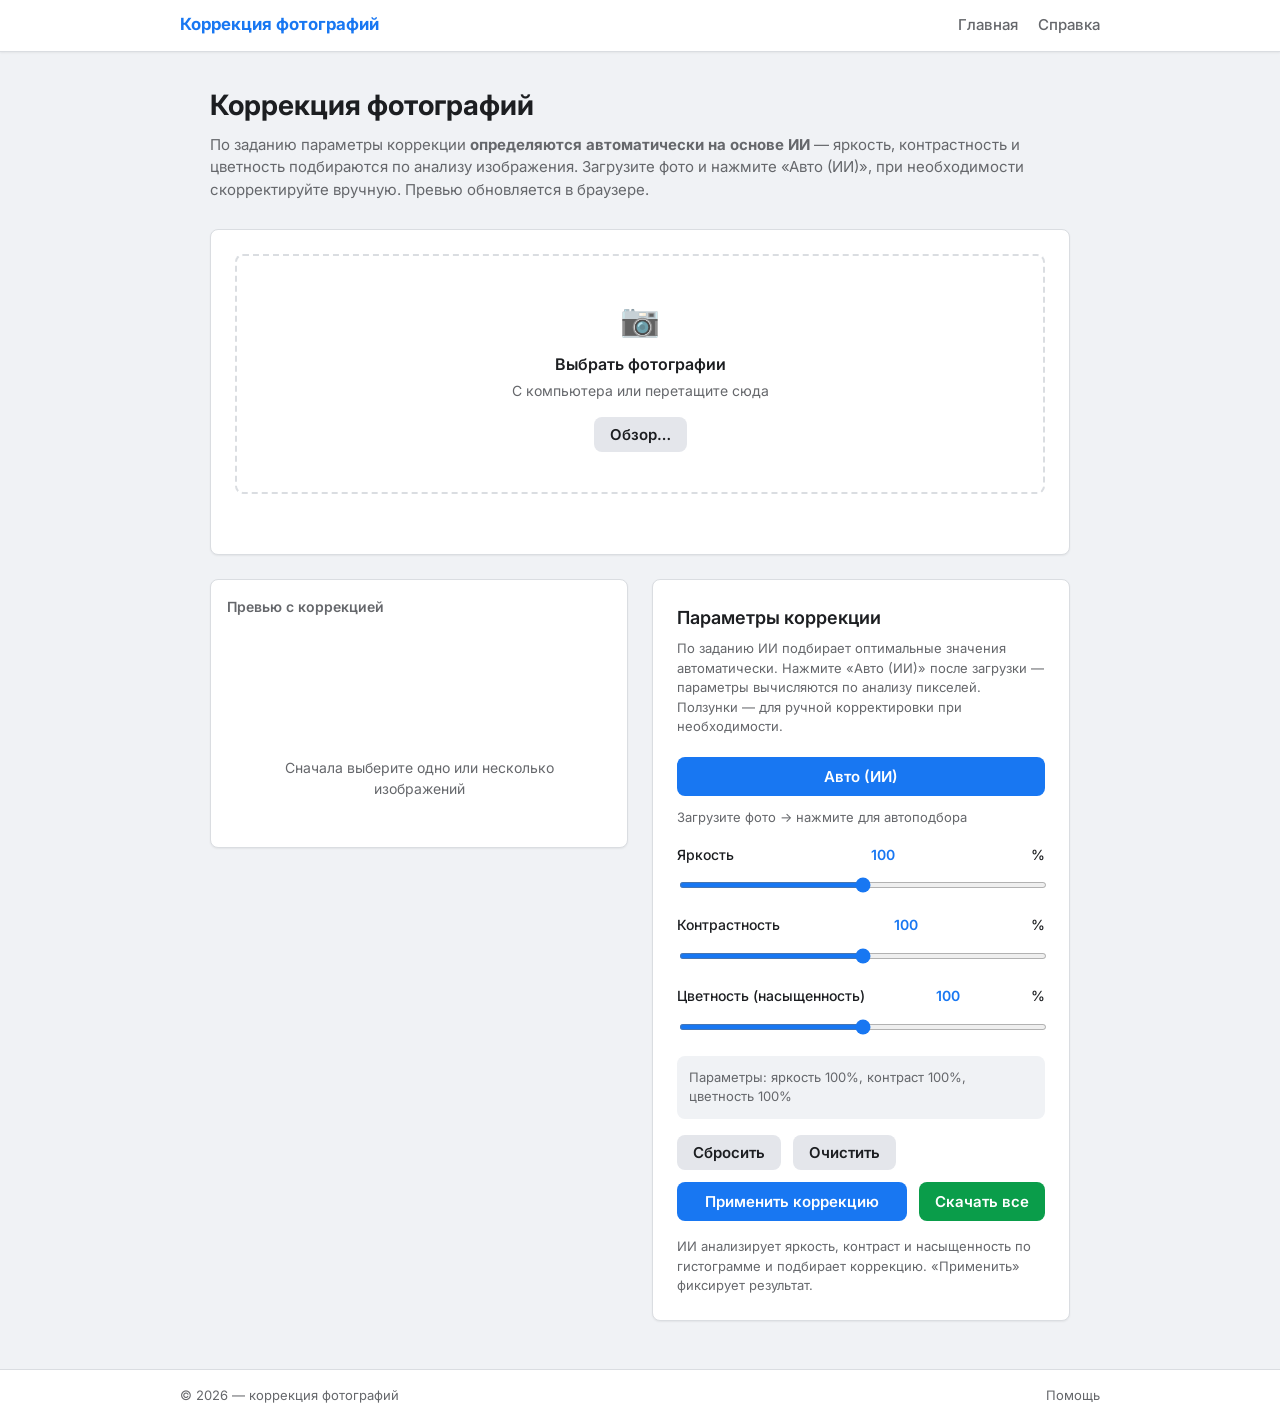
<file: index.html>
<!DOCTYPE html>
<html lang="ru">
<head>
  <meta charset="UTF-8" />
  <meta name="viewport" content="width=device-width, initial-scale=1.0" />
  <meta name="description" content="Коррекция фотографий: яркость, контрастность, цветность. Загрузите снимок и настройте параметры." />
  <title>Коррекция фотографий</title>
  <link rel="preconnect" href="https://fonts.googleapis.com" />
  <link rel="preconnect" href="https://fonts.gstatic.com" crossorigin />
  <link href="https://fonts.googleapis.com/css2?family=Inter:wght@400;500;600;700&display=swap" rel="stylesheet" />
  <link rel="stylesheet" href="styles.css" />
</head>
<body>
  <header class="topbar">
    <div class="wrap topbar-inner">
      <a class="brand" href="index.html">Коррекция фотографий</a>
      <nav class="topnav">
        <a href="index.html">Главная</a>
        <a href="help.html">Справка</a>
      </nav>
    </div>
  </header>

  <main class="main">
    <div class="wrap wrap-wide">
      <h1 class="page-heading">Коррекция фотографий</h1>
      <p class="page-sub">По заданию параметры коррекции <strong>определяются автоматически на основе ИИ</strong> — яркость, контрастность и цветность подбираются по анализу изображения. Загрузите фото и нажмите «Авто (ИИ)», при необходимости скорректируйте вручную. Превью обновляется в браузере.</p>

      <div class="upload-card">
        <div class="dropzone" id="dropzone">
          <input type="file" id="file-input" accept="image/jpeg,image/png,image/webp" multiple hidden />
          <div class="dropzone-icon" aria-hidden="true">📷</div>
          <p class="dropzone-title">Выбрать фотографии</p>
          <p class="dropzone-hint">С компьютера или перетащите сюда</p>
          <button type="button" class="btn btn-secondary" id="btn-browse">Обзор…</button>
        </div>
        <p class="file-name" id="file-name"></p>
      </div>

      <div class="layout-correction">
        <div class="preview-box">
          <p class="preview-label">Превью с коррекцией <span class="photo-count" id="photo-count"></span></p>
          <div class="thumb-grid" id="thumb-grid"></div>
          <p class="preview-placeholder" id="preview-placeholder">Сначала выберите одно или несколько изображений</p>
        </div>

        <section class="params">
          <h2 class="params-title">Параметры коррекции</h2>
          <p class="params-note">По заданию ИИ подбирает оптимальные значения автоматически. Нажмите «Авто (ИИ)» после загрузки — параметры вычисляются по анализу пикселей. Ползунки — для ручной корректировки при необходимости.</p>

          <div class="btn-row btn-row-top">
            <button type="button" class="btn btn-primary" id="btn-auto">Авто (ИИ)</button>
            <span class="auto-hint" id="auto-hint">Загрузите фото → нажмите для автоподбора</span>
          </div>

          <div class="slider-row">
            <label for="brightness">Яркость <span class="slider-value" id="brightness-val">100</span>%</label>
            <input type="range" id="brightness" min="50" max="150" value="100" />
          </div>
          <div class="slider-row">
            <label for="contrast">Контрастность <span class="slider-value" id="contrast-val">100</span>%</label>
            <input type="range" id="contrast" min="50" max="150" value="100" />
          </div>
          <div class="slider-row">
            <label for="saturate">Цветность (насыщенность) <span class="slider-value" id="saturate-val">100</span>%</label>
            <input type="range" id="saturate" min="0" max="200" value="100" />
          </div>

          <div class="status-line" id="status-line">Параметры: яркость 100%, контраст 100%, цветность 100%</div>
          <div class="btn-row">
            <button type="button" class="btn btn-secondary" id="btn-reset">Сбросить</button>
            <button type="button" class="btn btn-secondary" id="btn-clear">Очистить</button>
            <button type="button" class="btn btn-primary" id="btn-apply">Применить коррекцию</button>
            <button type="button" class="btn btn-download" id="btn-download">Скачать все</button>
          </div>
          <p class="params-note params-note-small">ИИ анализирует яркость, контраст и насыщенность по гистограмме и подбирает коррекцию. «Применить» фиксирует результат.</p>
        </section>
      </div>
    </div>
  </main>

  <footer class="site-footer">
    <div class="wrap footer-inner">
      <span>© <span id="year"></span> — коррекция фотографий</span>
      <a href="help.html">Помощь</a>
    </div>
  </footer>

  <script>
    (function () {
      var dropzone = document.getElementById('dropzone');
      var input = document.getElementById('file-input');
      var btnBrowse = document.getElementById('btn-browse');
      var fileName = document.getElementById('file-name');
      var thumbGrid = document.getElementById('thumb-grid');
      var previewPlaceholder = document.getElementById('preview-placeholder');
      var photoCount = document.getElementById('photo-count');
      var brightness = document.getElementById('brightness');
      var contrast = document.getElementById('contrast');
      var saturate = document.getElementById('saturate');
      var brightnessVal = document.getElementById('brightness-val');
      var contrastVal = document.getElementById('contrast-val');
      var saturateVal = document.getElementById('saturate-val');
      var statusLine = document.getElementById('status-line');
      var images = [];

      document.getElementById('year').textContent = new Date().getFullYear();

      function getFilter() {
        var b = brightness.value / 100, c = contrast.value / 100, s = saturate.value / 100;
        return 'brightness(' + b + ') contrast(' + c + ') saturate(' + s + ')';
      }

      function updateFilter() {
        var f = getFilter();
        thumbGrid.querySelectorAll('.thumb-img').forEach(function (img) { img.style.filter = f; });
        brightnessVal.textContent = brightness.value;
        contrastVal.textContent = contrast.value;
        saturateVal.textContent = saturate.value;
        statusLine.textContent = 'Параметры: яркость ' + brightness.value + '%, контраст ' + contrast.value + '%, цветность ' + saturate.value + '%';
      }

      function renderThumbs() {
        thumbGrid.innerHTML = '';
        images.forEach(function (item, idx) {
          var wrap = document.createElement('div');
          wrap.className = 'thumb-wrap';
          var img = document.createElement('img');
          img.className = 'thumb-img';
          img.src = item.url;
          img.alt = item.name;
          img.style.filter = getFilter();
          var nameEl = document.createElement('span');
          nameEl.className = 'thumb-name';
          nameEl.textContent = item.name;
          var btn = document.createElement('button');
          btn.type = 'button';
          btn.className = 'btn btn-download btn-thumb';
          btn.textContent = '↓';
          btn.title = 'Скачать';
          btn.onclick = function () { downloadOne(idx); };
          wrap.appendChild(img);
          wrap.appendChild(nameEl);
          wrap.appendChild(btn);
          thumbGrid.appendChild(wrap);
        });
        previewPlaceholder.style.display = images.length ? 'none' : 'block';
        photoCount.textContent = images.length ? '(' + images.length + ')' : '';
        fileName.textContent = images.length ? images.map(function (i) { return i.name; }).join(', ') : '';
      }

      function setFiles(files) {
        for (var i = 0; i < files.length; i++) {
          var f = files[i];
          if (!f.type || !f.type.match(/^image\//)) continue;
          images.push({
            file: f,
            url: URL.createObjectURL(f),
            name: f.name.replace(/\.[^.]+$/, '') || 'foto'
          });
        }
        renderThumbs();
        document.getElementById('auto-hint').textContent = images.length ? 'Нажмите «Авто (ИИ)» — параметры по первому фото' : 'Загрузите фото';
      }

      function clearAll() {
        images.forEach(function (i) { URL.revokeObjectURL(i.url); });
        images = [];
        renderThumbs();
      }

      function downloadOne(idx) {
        var item = images[idx];
        var img = new Image();
        img.crossOrigin = 'anonymous';
        img.onload = function () {
          var b = brightness.value / 100, c = contrast.value / 100, s = saturate.value / 100;
          var canvas = document.createElement('canvas');
          canvas.width = img.naturalWidth;
          canvas.height = img.naturalHeight;
          var ctx = canvas.getContext('2d');
          ctx.filter = 'brightness(' + b + ') contrast(' + c + ') saturate(' + s + ')';
          ctx.drawImage(img, 0, 0);
          canvas.toBlob(function (blob) {
            var url = URL.createObjectURL(blob);
            var a = document.createElement('a');
            a.href = url;
            a.download = 'korrektirovka-' + item.name + '.png';
            a.click();
            URL.revokeObjectURL(url);
            statusLine.textContent = 'Скачано: ' + item.name;
          }, 'image/png');
        };
        img.src = item.url;
      }

      btnBrowse.addEventListener('click', function () { input.click(); });
      dropzone.addEventListener('click', function (e) {
        if (e.target !== btnBrowse && !btnBrowse.contains(e.target)) input.click();
      });
      dropzone.addEventListener('dragover', function (e) { e.preventDefault(); dropzone.classList.add('dropzone-active'); });
      dropzone.addEventListener('dragleave', function () { dropzone.classList.remove('dropzone-active'); });
      dropzone.addEventListener('drop', function (e) {
        e.preventDefault();
        dropzone.classList.remove('dropzone-active');
        if (e.dataTransfer.files && e.dataTransfer.files.length) setFiles(Array.from(e.dataTransfer.files));
      });
      input.addEventListener('change', function () {
        if (input.files && input.files.length) setFiles(Array.from(input.files));
        input.value = '';
      });

      [brightness, contrast, saturate].forEach(function (el) {
        el.addEventListener('input', updateFilter);
      });

      document.getElementById('btn-reset').addEventListener('click', function () {
        brightness.value = 100;
        contrast.value = 100;
        saturate.value = 100;
        document.getElementById('auto-hint').textContent = images.length ? 'Нажмите «Авто (ИИ)»' : 'Загрузите фото';
        updateFilter();
      });

      document.getElementById('btn-clear').addEventListener('click', function () {
        clearAll();
        statusLine.textContent = 'Все фотографии удалены.';
      });

      function runAutoCorrection() {
        if (!images.length) {
          statusLine.textContent = 'Сначала загрузите фотографии.';
          return;
        }
        var img = new Image();
        img.onload = function () {
          var canvas = document.createElement('canvas');
          var ctx = canvas.getContext('2d');
          var w = img.naturalWidth, h = img.naturalHeight;
          var sample = 120;
          var scale = Math.min(1, sample / Math.max(w, h));
          canvas.width = Math.max(1, Math.floor(w * scale));
          canvas.height = Math.max(1, Math.floor(h * scale));
          ctx.drawImage(img, 0, 0, canvas.width, canvas.height);
          var data = ctx.getImageData(0, 0, canvas.width, canvas.height);
          var pixels = data.data;
          var sumLum = 0, sumSqLum = 0, sumSat = 0, count = 0;
          for (var i = 0; i < pixels.length; i += 4) {
            var r = pixels[i] / 255, g = pixels[i + 1] / 255, b = pixels[i + 2] / 255;
            var maxC = Math.max(r, g, b), minC = Math.min(r, g, b);
            var lum = 0.299 * r + 0.587 * g + 0.114 * b;
            var sat = maxC === 0 ? 0 : (maxC - minC) / maxC;
            sumLum += lum; sumSqLum += lum * lum; sumSat += sat; count++;
          }
          var meanLum = sumLum / count;
          var variance = (sumSqLum / count) - (meanLum * meanLum);
          var stdLum = Math.sqrt(Math.max(0, variance));
          var meanSat = sumSat / count;
          var brightnessFactor = meanLum < 0.01 ? 100 : Math.round((0.5 / meanLum) * 100);
          brightnessFactor = Math.max(50, Math.min(150, brightnessFactor));
          var contrastFactor = stdLum < 0.15 ? 120 : stdLum > 0.35 ? 95 : 105;
          var saturateFactor = meanSat < 0.2 ? 130 : meanSat > 0.6 ? 90 : 110;
          saturateFactor = Math.max(80, Math.min(150, saturateFactor));
          brightness.value = brightnessFactor;
          contrast.value = contrastFactor;
          saturate.value = saturateFactor;
          document.getElementById('auto-hint').textContent = 'Параметры по первому фото';
          updateFilter();
          statusLine.textContent = 'ИИ: яркость ' + brightnessFactor + '%, контраст ' + contrastFactor + '%, цветность ' + saturateFactor + '%';
        };
        img.src = images[0].url;
      }

      document.getElementById('btn-auto').addEventListener('click', runAutoCorrection);

      document.getElementById('btn-apply').addEventListener('click', function () {
        if (!images.length) { statusLine.textContent = 'Сначала выберите фотографии.'; return; }
        statusLine.textContent = 'Коррекция: яркость ' + brightness.value + '%, контраст ' + contrast.value + '%, цветность ' + saturate.value + '%';
      });

      document.getElementById('btn-download').addEventListener('click', function () {
        if (!images.length) { statusLine.textContent = 'Сначала загрузите фотографии.'; return; }
        images.forEach(function (_, idx) {
          setTimeout(function () { downloadOne(idx); }, idx * 200);
        });
        statusLine.textContent = 'Скачивание ' + images.length + ' файлов…';
      });
    })();
  </script>
</body>
</html>
</file>
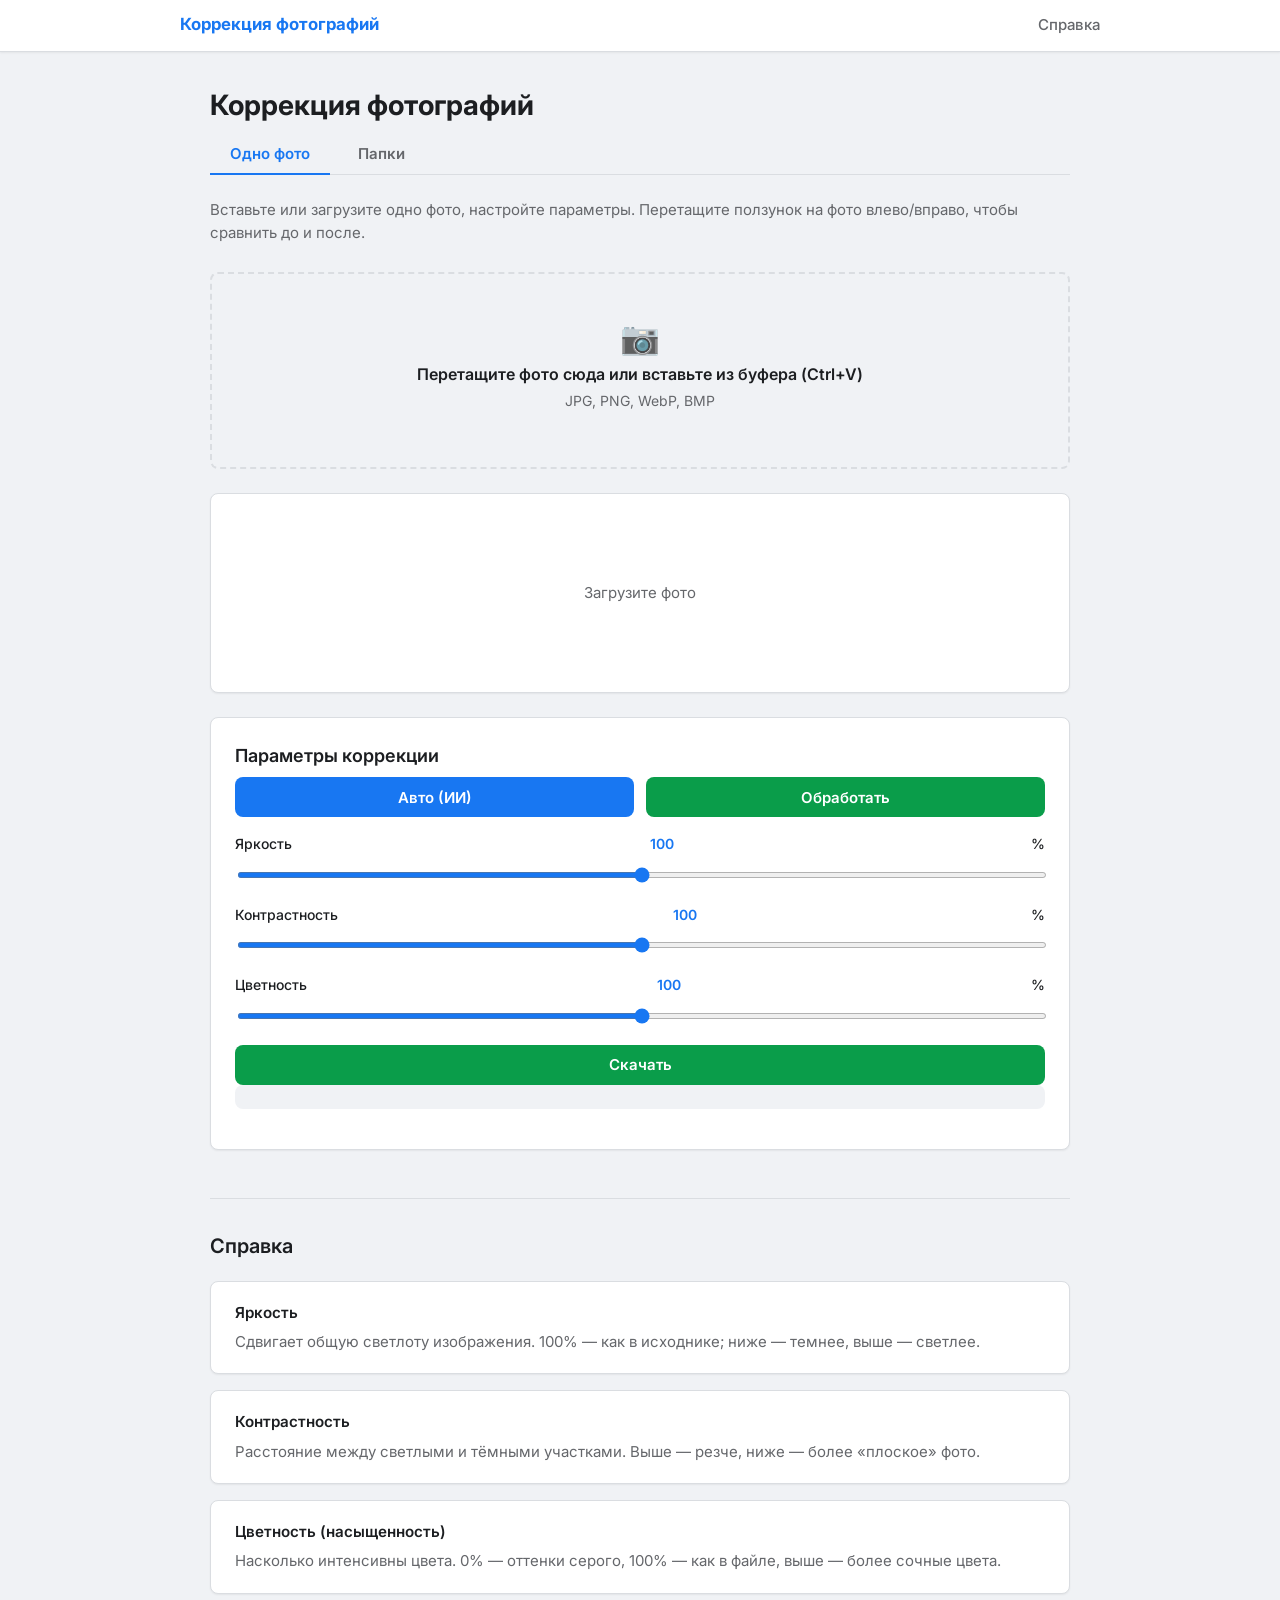
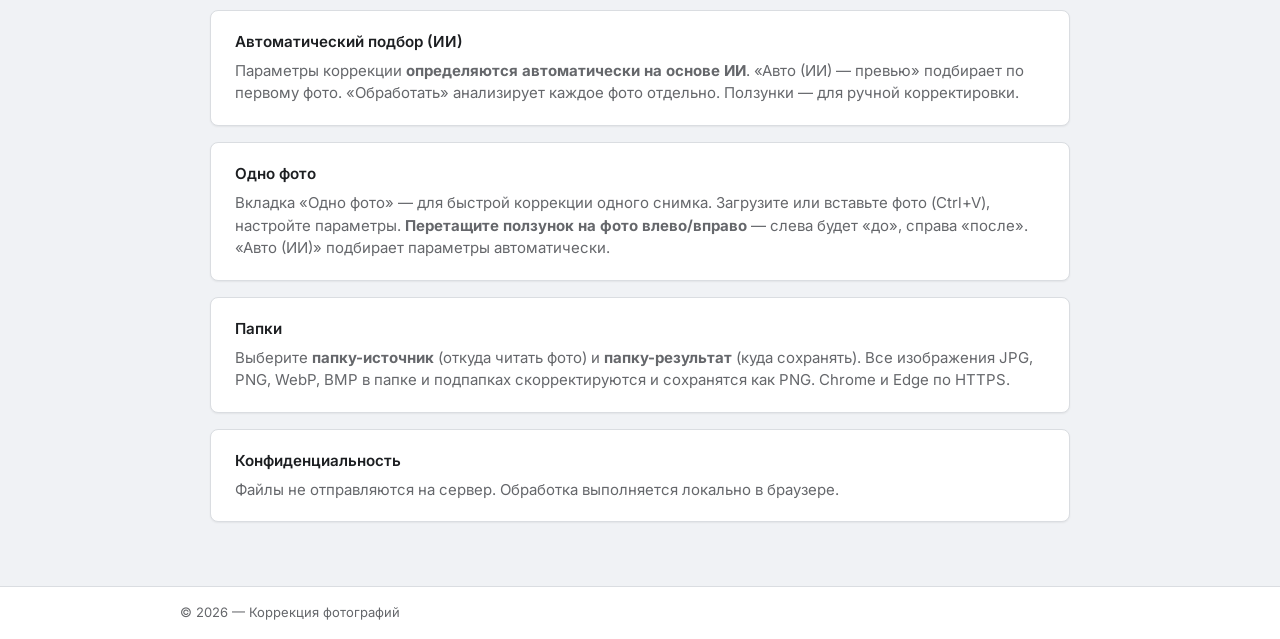
<file: batch.html>
<!DOCTYPE html>
<html lang="ru">
<head>
  <meta charset="UTF-8" />
  <meta name="viewport" content="width=device-width, initial-scale=1.0" />
  <meta name="description" content="Коррекция фотографий: папка-источник и папка-результат. ИИ обрабатывает каждое фото отдельно." />
  <link rel="canonical" href="https://arbttwin3akk-debug.github.io/korrekciya-fotografiy/batch.html" />
  <meta property="og:url" content="https://arbttwin3akk-debug.github.io/korrekciya-fotografiy/batch.html" />
  <meta property="og:title" content="Коррекция фотографий" />
  <title>Коррекция фотографий</title>
  <link rel="preconnect" href="https://fonts.googleapis.com" />
  <link rel="preconnect" href="https://fonts.gstatic.com" crossorigin />
  <link href="https://fonts.googleapis.com/css2?family=Inter:wght@400;500;600;700&display=swap" rel="stylesheet" />
  <link rel="stylesheet" href="styles.css" />
</head>
<body>
  <header class="topbar">
    <div class="wrap topbar-inner">
      <a class="brand" href="batch.html">Коррекция фотографий</a>
      <nav class="topnav">
        <a href="#help">Справка</a>
      </nav>
    </div>
  </header>

  <main class="batch-main">
    <div class="wrap wrap-wide">
      <h1 class="page-heading">Коррекция фотографий</h1>

      <nav class="tabs">
        <button type="button" class="tab-btn tab-active" data-tab="single">Одно фото</button>
        <button type="button" class="tab-btn" data-tab="batch">Папки</button>
      </nav>

      <!-- Вкладка: Одно фото -->
      <div class="tab-pane tab-active" id="pane-single">
        <p class="page-sub">Вставьте или загрузите одно фото, настройте параметры. Перетащите ползунок на фото влево/вправо, чтобы сравнить до и после.</p>
        <div class="single-upload">
          <div class="dropzone dropzone-single" id="dropzone-single">
            <span class="dropzone-icon">📷</span>
            <div class="dropzone-title">Перетащите фото сюда или вставьте из буфера (Ctrl+V)</div>
            <div class="dropzone-hint">JPG, PNG, WebP, BMP</div>
            <input type="file" id="file-single" accept="image/jpeg,image/png,image/webp,image/bmp" hidden />
          </div>
        </div>
        <div class="compare-wrap" id="compare-wrap">
          <span class="compare-placeholder" id="ph-compare">Загрузите фото</span>
          <div class="compare-container" id="compare-container">
            <img class="compare-img compare-after" id="img-after" alt="После" />
            <img class="compare-img compare-before" id="img-before" alt="До" />
            <div class="compare-handle" id="compare-handle"></div>
          </div>
          <div class="compare-labels">
            <span>До</span>
            <span>После</span>
          </div>
        </div>
        <section class="params params-single">
          <h2 class="params-title">Параметры коррекции</h2>
          <div class="btn-row btn-row-top">
            <button type="button" class="btn btn-primary" id="btn-auto-single">Авто (ИИ)</button>
            <button type="button" class="btn btn-primary btn-download" id="btn-process-single">Обработать</button>
          </div>
          <div class="slider-row">
            <label for="b-single">Яркость <span class="slider-value" id="b-val-single">100</span>%</label>
            <input type="range" id="b-single" min="50" max="150" value="100" />
          </div>
          <div class="slider-row">
            <label for="c-single">Контрастность <span class="slider-value" id="c-val-single">100</span>%</label>
            <input type="range" id="c-single" min="50" max="150" value="100" />
          </div>
          <div class="slider-row">
            <label for="s-single">Цветность <span class="slider-value" id="s-val-single">100</span>%</label>
            <input type="range" id="s-single" min="0" max="200" value="100" />
          </div>
          <div class="btn-row">
            <button type="button" class="btn btn-primary btn-download" id="btn-download-single">Скачать</button>
          </div>
          <div class="status-line" id="status-single"></div>
        </section>
      </div>

      <!-- Вкладка: Папки -->
      <div class="tab-pane" id="pane-batch">
      <p class="page-sub">Выберите <strong>папку-источник</strong> и <strong>папку-результат</strong>. При нажатии «Обработать» ИИ анализирует <strong>каждую фотографию отдельно</strong> и подбирает оптимальные параметры яркости, контраста и цветности для каждого снимка. Работает в Chrome и Edge (HTTPS).</p>

      <div class="folder-cards">
        <div class="folder-card">
          <h2 class="folder-title">Папка-источник</h2>
          <p class="folder-desc">Отсюда берутся фотографии для коррекции</p>
          <button type="button" class="btn btn-primary" id="btn-src">Выбрать папку</button>
          <p class="folder-path" id="src-path">—</p>
        </div>
        <div class="folder-card">
          <h2 class="folder-title">Папка-результат</h2>
          <p class="folder-desc">Сюда сохраняются обработанные фото</p>
          <button type="button" class="btn btn-primary" id="btn-dst">Выбрать папку</button>
          <p class="folder-path" id="dst-path">—</p>
        </div>
      </div>

      <section class="params">
        <h2 class="params-title">Параметры коррекции</h2>
        <div class="btn-row btn-row-top">
          <button type="button" class="btn btn-primary" id="btn-auto">Авто (ИИ) — превью</button>
          <span class="auto-hint">Подбор параметров по первому фото для предпросмотра. При «Обработать» ИИ обрабатывает каждое фото отдельно.</span>
        </div>
        <div class="slider-row">
          <label for="b">Яркость <span class="slider-value" id="b-val">100</span>%</label>
          <input type="range" id="b" min="50" max="150" value="100" />
        </div>
        <div class="slider-row">
          <label for="c">Контрастность <span class="slider-value" id="c-val">100</span>%</label>
          <input type="range" id="c" min="50" max="150" value="100" />
        </div>
        <div class="slider-row">
          <label for="s">Цветность <span class="slider-value" id="s-val">100</span>%</label>
          <input type="range" id="s" min="0" max="200" value="100" />
        </div>
        <div class="btn-row">
          <button type="button" class="btn btn-primary btn-download" id="btn-process">Обработать</button>
        </div>
        <div class="status-line" id="status"></div>
      </section>

      </div><!-- /pane-batch -->

      <section class="help-section" id="help">
        <h2 class="help-section-title">Справка</h2>
        <div class="help-block">
          <h3>Яркость</h3>
          <p>Сдвигает общую светлоту изображения. 100% — как в исходнике; ниже — темнее, выше — светлее.</p>
        </div>
        <div class="help-block">
          <h3>Контрастность</h3>
          <p>Расстояние между светлыми и тёмными участками. Выше — резче, ниже — более «плоское» фото.</p>
        </div>
        <div class="help-block">
          <h3>Цветность (насыщенность)</h3>
          <p>Насколько интенсивны цвета. 0% — оттенки серого, 100% — как в файле, выше — более сочные цвета.</p>
        </div>
        <div class="help-block">
          <h3>Автоматический подбор (ИИ)</h3>
          <p>Параметры коррекции <strong>определяются автоматически на основе ИИ</strong>. «Авто (ИИ) — превью» подбирает по первому фото. «Обработать» анализирует каждое фото отдельно. Ползунки — для ручной корректировки.</p>
        </div>
        <div class="help-block">
          <h3>Одно фото</h3>
          <p>Вкладка «Одно фото» — для быстрой коррекции одного снимка. Загрузите или вставьте фото (Ctrl+V), настройте параметры. <strong>Перетащите ползунок на фото влево/вправо</strong> — слева будет «до», справа «после». «Авто (ИИ)» подбирает параметры автоматически.</p>
        </div>
        <div class="help-block">
          <h3>Папки</h3>
          <p>Выберите <strong>папку-источник</strong> (откуда читать фото) и <strong>папку-результат</strong> (куда сохранять). Все изображения JPG, PNG, WebP, BMP в папке и подпапках скорректируются и сохранятся как PNG. Chrome и Edge по HTTPS.</p>
        </div>
        <div class="help-block">
          <h3>Конфиденциальность</h3>
          <p>Файлы не отправляются на сервер. Обработка выполняется локально в браузере.</p>
        </div>
      </section>
    </div>
  </main>

  <footer class="site-footer">
    <div class="wrap footer-inner">
      <span>© <span id="year"></span> — Коррекция фотографий</span>
    </div>
  </footer>

  <script>
    (function () {
      var srcHandle = null, dstHandle = null;
      var b = document.getElementById('b'), c = document.getElementById('c'), s = document.getElementById('s');
      var bVal = document.getElementById('b-val'), cVal = document.getElementById('c-val'), sVal = document.getElementById('s-val');
      var status = document.getElementById('status');

      document.getElementById('year').textContent = new Date().getFullYear();

      /* Табы */
      document.querySelectorAll('.tab-btn').forEach(function (btn) {
        btn.addEventListener('click', function () {
          var t = btn.getAttribute('data-tab');
          document.querySelectorAll('.tab-btn').forEach(function (b) { b.classList.remove('tab-active'); });
          document.querySelectorAll('.tab-pane').forEach(function (p) { p.classList.remove('tab-active'); });
          btn.classList.add('tab-active');
          document.getElementById('pane-' + t).classList.add('tab-active');
        });
      });

      function updateLabels() {
        bVal.textContent = b.value;
        cVal.textContent = c.value;
        sVal.textContent = s.value;
      }
      [b, c, s].forEach(function (el) { el.addEventListener('input', updateLabels); });

      /* Вкладка "Одно фото" */
      var singleOriginalImg = null, singleOriginalCanvas = null;
      var bS = document.getElementById('b-single'), cS = document.getElementById('c-single'), sS = document.getElementById('s-single');
      var bValS = document.getElementById('b-val-single'), cValS = document.getElementById('c-val-single'), sValS = document.getElementById('s-val-single');
      var imgBefore = document.getElementById('img-before'), imgAfter = document.getElementById('img-after');
      var statusSingle = document.getElementById('status-single');

      function updateSingleLabels() {
        bValS.textContent = bS.value;
        cValS.textContent = cS.value;
        sValS.textContent = sS.value;
      }
      [bS, cS, sS].forEach(function (el) { el.addEventListener('input', function () { updateSingleLabels(); applySinglePreview(); }); });

      function applySinglePreview() {
        if (!singleOriginalImg) return;
        var w = singleOriginalImg.naturalWidth, h = singleOriginalImg.naturalHeight;
        var filter = 'brightness(' + (bS.value / 100) + ') contrast(' + (cS.value / 100) + ') saturate(' + (sS.value / 100) + ')';
        if (!singleOriginalCanvas) singleOriginalCanvas = document.createElement('canvas');
        singleOriginalCanvas.width = w;
        singleOriginalCanvas.height = h;
        var ctx = singleOriginalCanvas.getContext('2d');
        ctx.filter = filter;
        ctx.drawImage(singleOriginalImg, 0, 0);
        imgAfter.src = singleOriginalCanvas.toDataURL('image/png');
      }

      var singleBeforeUrl = null;
      function loadSingleImage(file) {
        if (!file || !file.type.match(/^image\//)) return;
        if (singleBeforeUrl) URL.revokeObjectURL(singleBeforeUrl);
        var url = URL.createObjectURL(file);
        singleBeforeUrl = url;
        var img = new Image();
        img.onload = function () {
          singleOriginalImg = img;
          document.getElementById('compare-wrap').classList.add('has-image');
          imgBefore.src = url;
          applySinglePreview();
          updateCompareSlider(50);
          statusSingle.textContent = 'Готово. Перетащите ползунок влево/вправо. Настройте параметры или нажмите «Авто (ИИ)».';
        };
        img.onerror = function () { URL.revokeObjectURL(url); singleBeforeUrl = null; statusSingle.textContent = 'Не удалось загрузить фото.'; };
        img.src = url;
      }

      var comparePos = 50;
      function updateCompareSlider(pct) {
        comparePos = Math.max(0, Math.min(100, pct));
        var h = document.getElementById('compare-handle');
        var clip = document.getElementById('img-before');
        h.style.left = comparePos + '%';
        clip.style.clipPath = 'inset(0 ' + (100 - comparePos) + '% 0 0)';
      }

      (function initCompareDrag() {
        var handle = document.getElementById('compare-handle');
        var container = document.getElementById('compare-container');
        var dragging = false;
        function move(e) {
          if (!container || !container.offsetParent) return;
          var rect = container.getBoundingClientRect();
          var x = (e.touches ? e.touches[0].clientX : e.clientX) - rect.left;
          var pct = (x / rect.width) * 100;
          updateCompareSlider(pct);
        }
        handle.addEventListener('mousedown', function (e) { e.preventDefault(); dragging = true; });
        container.addEventListener('mousedown', function (e) {
          if (e.target === handle) return;
          dragging = true;
          var rect = container.getBoundingClientRect();
          var x = e.clientX - rect.left;
          updateCompareSlider((x / rect.width) * 100);
        });
        document.addEventListener('mousemove', function (e) { if (dragging) move(e); });
        document.addEventListener('mouseup', function () { dragging = false; });
        handle.addEventListener('touchstart', function (e) { e.preventDefault(); dragging = true; move(e); }, { passive: false });
        container.addEventListener('touchstart', function (e) {
          if (e.target === handle || dragging) return;
          dragging = true;
          move(e);
        });
        document.addEventListener('touchmove', function (e) { if (dragging) { e.preventDefault(); move(e); } }, { passive: false });
        document.addEventListener('touchend', function () { dragging = false; });
      })();

      document.getElementById('dropzone-single').addEventListener('click', function () { document.getElementById('file-single').click(); });
      document.getElementById('file-single').addEventListener('change', function () {
        var f = this.files[0];
        if (f) loadSingleImage(f);
        this.value = '';
      });
      document.getElementById('dropzone-single').addEventListener('dragover', function (e) { e.preventDefault(); this.classList.add('dropzone-active'); });
      document.getElementById('dropzone-single').addEventListener('dragleave', function () { this.classList.remove('dropzone-active'); });
      document.getElementById('dropzone-single').addEventListener('drop', function (e) {
        e.preventDefault();
        this.classList.remove('dropzone-active');
        var f = e.dataTransfer.files[0];
        if (f) loadSingleImage(f);
      });
      document.addEventListener('paste', function (e) {
        if (!document.getElementById('pane-single').classList.contains('tab-active')) return;
        var dt = e.clipboardData;
        if (!dt) return;
        var file = dt.files && dt.files[0];
        if (!file && dt.items) {
          for (var i = 0; i < dt.items.length; i++) {
            if (dt.items[i].type.indexOf('image') !== -1) {
              file = dt.items[i].getAsFile();
              break;
            }
          }
        }
        if (file) { e.preventDefault(); loadSingleImage(file); }
      });

      function runProcessSingle() {
        if (!singleOriginalImg) { statusSingle.textContent = 'Сначала загрузите фото.'; return; }
        var canvas = document.createElement('canvas');
        var w = singleOriginalImg.naturalWidth, h = singleOriginalImg.naturalHeight;
        var sample = 120, scale = Math.min(1, sample / Math.max(w, h));
        canvas.width = Math.max(1, Math.floor(w * scale));
        canvas.height = Math.max(1, Math.floor(h * scale));
        var ctx = canvas.getContext('2d');
        ctx.drawImage(singleOriginalImg, 0, 0, canvas.width, canvas.height);
        var params = analyzeImage(ctx, canvas.width, canvas.height);
        bS.value = params.b; cS.value = params.c; sS.value = params.s;
        updateSingleLabels();
        applySinglePreview();
        statusSingle.textContent = 'Обработано. ИИ: яркость ' + params.b + '%, контраст ' + params.c + '%, цветность ' + params.s + '%';
      }
      document.getElementById('btn-auto-single').addEventListener('click', runProcessSingle);
      document.getElementById('btn-process-single').addEventListener('click', runProcessSingle);

      document.getElementById('btn-download-single').addEventListener('click', function () {
        if (!singleOriginalCanvas) { statusSingle.textContent = 'Сначала загрузите фото.'; return; }
        singleOriginalCanvas.toBlob(function (blob) {
          var a = document.createElement('a');
          a.href = URL.createObjectURL(blob);
          a.download = 'korrekciya-foto.png';
          a.click();
          URL.revokeObjectURL(a.href);
          statusSingle.textContent = 'Скачано.';
        }, 'image/png');
      });

      if (!('showDirectoryPicker' in window)) {
        document.getElementById('btn-src').disabled = true;
        document.getElementById('btn-dst').disabled = true;
        document.getElementById('btn-auto').disabled = true;
        document.getElementById('btn-process').disabled = true;
        status.textContent = 'Выбор папок недоступен. Используйте Chrome или Edge (https).';
      }

      document.getElementById('btn-src').addEventListener('click', async function () {
        try {
          srcHandle = await window.showDirectoryPicker({ mode: 'read' });
          document.getElementById('src-path').textContent = srcHandle.name;
          status.textContent = 'Источник: ' + srcHandle.name;
        } catch (err) {
          if (err.name !== 'AbortError') status.textContent = 'Ошибка: ' + err.message;
        }
      });

      document.getElementById('btn-dst').addEventListener('click', async function () {
        try {
          dstHandle = await window.showDirectoryPicker({ mode: 'readwrite' });
          document.getElementById('dst-path').textContent = dstHandle.name;
          status.textContent = 'Результат: ' + dstHandle.name;
        } catch (err) {
          if (err.name !== 'AbortError') status.textContent = 'Ошибка: ' + err.message;
        }
      });

      document.getElementById('btn-auto').addEventListener('click', async function () {
        if (!srcHandle) {
          status.textContent = 'Сначала выберите папку-источник.';
          return;
        }
        status.textContent = 'Анализ первого фото…';
        var firstFile = null;
        for await (var fileHandle of listImages(srcHandle)) {
          firstFile = await fileHandle.getFile();
          break;
        }
        if (!firstFile) {
          status.textContent = 'В папке нет изображений.';
          return;
        }
        var img = new Image();
        var url = URL.createObjectURL(firstFile);
        img.onload = function () {
          URL.revokeObjectURL(url);
          var canvas = document.createElement('canvas');
          var ctx = canvas.getContext('2d');
          var w = img.naturalWidth, h = img.naturalHeight;
          var sample = 120;
          var scale = Math.min(1, sample / Math.max(w, h));
          canvas.width = Math.max(1, Math.floor(w * scale));
          canvas.height = Math.max(1, Math.floor(h * scale));
          ctx.drawImage(img, 0, 0, canvas.width, canvas.height);
          var data = ctx.getImageData(0, 0, canvas.width, canvas.height);
          var pixels = data.data;
          var sumLum = 0, sumSqLum = 0, sumSat = 0, count = 0;
          for (var i = 0; i < pixels.length; i += 4) {
            var r = pixels[i] / 255, g = pixels[i + 1] / 255, bl = pixels[i + 2] / 255;
            var maxC = Math.max(r, g, bl), minC = Math.min(r, g, bl);
            var lum = 0.299 * r + 0.587 * g + 0.114 * bl;
            var sat = maxC === 0 ? 0 : (maxC - minC) / maxC;
            sumLum += lum; sumSqLum += lum * lum; sumSat += sat; count++;
          }
          var meanLum = sumLum / count;
          var variance = (sumSqLum / count) - (meanLum * meanLum);
          var stdLum = Math.sqrt(Math.max(0, variance));
          var meanSat = sumSat / count;
          var brightnessFactor = meanLum < 0.01 ? 100 : Math.round((0.5 / meanLum) * 100);
          brightnessFactor = Math.max(50, Math.min(150, brightnessFactor));
          var contrastFactor = stdLum < 0.15 ? 120 : stdLum > 0.35 ? 95 : 105;
          var saturateFactor = meanSat < 0.2 ? 130 : meanSat > 0.6 ? 90 : 110;
          saturateFactor = Math.max(80, Math.min(150, saturateFactor));
          b.value = brightnessFactor;
          c.value = contrastFactor;
          s.value = saturateFactor;
          updateLabels();
          status.textContent = 'ИИ: яркость ' + brightnessFactor + '%, контраст ' + contrastFactor + '%, цветность ' + saturateFactor + '%';
        };
        img.onerror = function () { URL.revokeObjectURL(url); status.textContent = 'Не удалось загрузить фото.'; };
        img.src = url;
      });

      var IMG_EXTS = /\.(jpe?g|png|webp|bmp)$/i;

      async function* listImages(dirHandle) {
        for await (var entry of dirHandle.values()) {
          if (entry.kind === 'file' && IMG_EXTS.test(entry.name))
            yield entry;
          if (entry.kind === 'directory') {
            yield* listImages(entry);
          }
        }
      }

      function analyzeImage(ctx, w, h) {
        var data = ctx.getImageData(0, 0, w, h);
        var pixels = data.data;
        var sumLum = 0, sumSqLum = 0, sumSat = 0, count = 0;
        for (var i = 0; i < pixels.length; i += 4) {
          var r = pixels[i] / 255, g = pixels[i + 1] / 255, bl = pixels[i + 2] / 255;
          var maxC = Math.max(r, g, bl), minC = Math.min(r, g, bl);
          var lum = 0.299 * r + 0.587 * g + 0.114 * bl;
          var sat = maxC === 0 ? 0 : (maxC - minC) / maxC;
          sumLum += lum; sumSqLum += lum * lum; sumSat += sat; count++;
        }
        var meanLum = sumLum / count;
        var variance = (sumSqLum / count) - (meanLum * meanLum);
        var stdLum = Math.sqrt(Math.max(0, variance));
        var meanSat = sumSat / count;
        var brightnessFactor = meanLum < 0.01 ? 100 : Math.round((0.5 / meanLum) * 100);
        brightnessFactor = Math.max(50, Math.min(150, brightnessFactor));
        var contrastFactor = stdLum < 0.15 ? 120 : stdLum > 0.35 ? 95 : 105;
        var saturateFactor = meanSat < 0.2 ? 130 : meanSat > 0.6 ? 90 : 110;
        saturateFactor = Math.max(80, Math.min(150, saturateFactor));
        return { b: brightnessFactor, c: contrastFactor, s: saturateFactor };
      }

      function processImageWithAI(file) {
        return new Promise(function (resolve, reject) {
          var img = new Image();
          var url = URL.createObjectURL(file);
          img.onload = function () {
            URL.revokeObjectURL(url);
            var w = img.naturalWidth, h = img.naturalHeight;
            var sample = 120;
            var scale = Math.min(1, sample / Math.max(w, h));
            var smallW = Math.max(1, Math.floor(w * scale));
            var smallH = Math.max(1, Math.floor(h * scale));
            var canvas = document.createElement('canvas');
            canvas.width = smallW;
            canvas.height = smallH;
            var ctx = canvas.getContext('2d');
            ctx.drawImage(img, 0, 0, smallW, smallH);
            var params = analyzeImage(ctx, smallW, smallH);
            var filter = 'brightness(' + (params.b / 100) + ') contrast(' + (params.c / 100) + ') saturate(' + (params.s / 100) + ')';
            canvas.width = w;
            canvas.height = h;
            ctx = canvas.getContext('2d');
            ctx.filter = filter;
            ctx.drawImage(img, 0, 0);
            canvas.toBlob(function (blob) { resolve(blob); }, 'image/png');
          };
          img.onerror = function () { URL.revokeObjectURL(url); reject(); };
          img.src = url;
        });
      }

      document.getElementById('btn-process').addEventListener('click', async function () {
        if (!srcHandle || !dstHandle) {
          status.textContent = 'Сначала выберите обе папки.';
          return;
        }
        var count = 0, err = 0;
        status.textContent = 'ИИ обрабатывает каждое фото отдельно…';
        try {
          for await (const fileHandle of listImages(srcHandle)) {
            try {
              var file = await fileHandle.getFile();
              var blob = await processImageWithAI(file);
              var base = file.name.replace(/\.[^.]+$/, '') || 'foto';
              var outName = base + '.png';
              var outFile = await dstHandle.getFileHandle(outName, { create: true });
              var writable = await outFile.createWritable();
              await writable.write(blob);
              await writable.close();
              count++;
              status.textContent = 'Обработано: ' + count + '…';
            } catch (e) {
              err++;
            }
          }
          status.textContent = 'Готово: ' + count + ' фото сохранено. Ошибок: ' + err;
        } catch (e) {
          status.textContent = 'Ошибка: ' + e.message;
        }
      });
    })();
  </script>
</body>
</html>
</file>
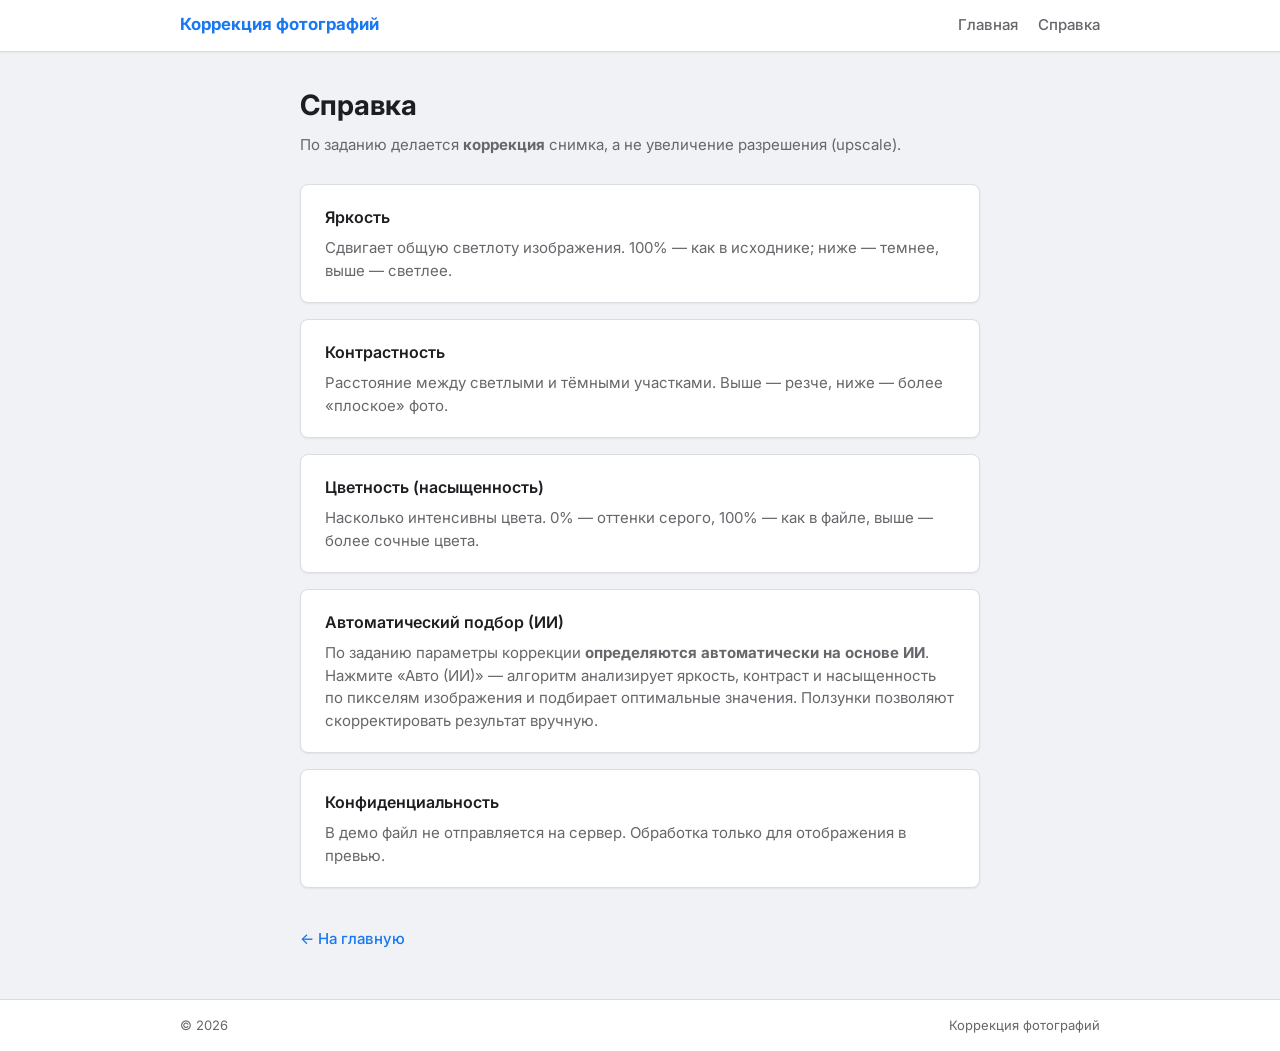
<file: help.html>
<!DOCTYPE html>
<html lang="ru">
<head>
  <meta charset="UTF-8" />
  <meta name="viewport" content="width=device-width, initial-scale=1.0" />
  <meta name="description" content="Справка: коррекция фотографий." />
  <title>Справка — Коррекция фотографий</title>
  <link rel="preconnect" href="https://fonts.googleapis.com" />
  <link rel="preconnect" href="https://fonts.gstatic.com" crossorigin />
  <link href="https://fonts.googleapis.com/css2?family=Inter:wght@400;500;600;700&display=swap" rel="stylesheet" />
  <link rel="stylesheet" href="styles.css" />
</head>
<body>
  <header class="topbar">
    <div class="wrap topbar-inner">
      <a class="brand" href="index.html">Коррекция фотографий</a>
      <nav class="topnav">
        <a href="index.html">Главная</a>
        <a href="help.html">Справка</a>
      </nav>
    </div>
  </header>

  <main class="help-main">
    <div class="wrap">
      <h1 class="page-heading">Справка</h1>
      <p class="page-sub">По заданию делается <strong>коррекция</strong> снимка, а не увеличение разрешения (upscale).</p>

      <div class="help-block">
        <h2>Яркость</h2>
        <p>Сдвигает общую светлоту изображения. 100% — как в исходнике; ниже — темнее, выше — светлее.</p>
      </div>
      <div class="help-block">
        <h2>Контрастность</h2>
        <p>Расстояние между светлыми и тёмными участками. Выше — резче, ниже — более «плоское» фото.</p>
      </div>
      <div class="help-block">
        <h2>Цветность (насыщенность)</h2>
        <p>Насколько интенсивны цвета. 0% — оттенки серого, 100% — как в файле, выше — более сочные цвета.</p>
      </div>
      <div class="help-block">
        <h2>Автоматический подбор (ИИ)</h2>
        <p>По заданию параметры коррекции <strong>определяются автоматически на основе ИИ</strong>. Нажмите «Авто (ИИ)» — алгоритм анализирует яркость, контраст и насыщенность по пикселям изображения и подбирает оптимальные значения. Ползунки позволяют скорректировать результат вручную.</p>
      </div>
      <div class="help-block">
        <h2>Конфиденциальность</h2>
        <p>В демо файл не отправляется на сервер. Обработка только для отображения в превью.</p>
      </div>

      <a class="back-link" href="index.html">← На главную</a>
    </div>
  </main>

  <footer class="site-footer">
    <div class="wrap footer-inner">
      <span>© <span id="year"></span></span>
      <a href="index.html">Коррекция фотографий</a>
    </div>
  </footer>
  <script>document.getElementById('year').textContent = new Date().getFullYear();</script>
</body>
</html>
</file>
<file: styles.css>
/* Светлая тема в духе сервисов вроде upscale-страниц: без копирования чужого бренда */
:root {
  --bg: #f0f2f5;
  --surface: #ffffff;
  --text: #1c1e21;
  --muted: #65676b;
  --border: #dadde1;
  --primary: #1877f2;
  --primary-hover: #166fe5;
  --radius: 8px;
  --shadow: 0 1px 2px rgba(0, 0, 0, 0.06);
}

* {
  box-sizing: border-box;
}

body {
  margin: 0;
  font-family: "Inter", -apple-system, BlinkMacSystemFont, "Segoe UI", sans-serif;
  background: var(--bg);
  color: var(--text);
  line-height: 1.5;
  min-height: 100vh;
  display: flex;
  flex-direction: column;
}

.wrap {
  width: 100%;
  max-width: 720px;
  margin: 0 auto;
  padding: 0 1.25rem;
}

.wrap-wide {
  max-width: 900px;
}

/* Header */
.topbar {
  background: var(--surface);
  border-bottom: 1px solid var(--border);
  box-shadow: var(--shadow);
}

.topbar-inner {
  display: flex;
  align-items: center;
  justify-content: space-between;
  padding: 0.875rem 1.25rem;
  max-width: 960px;
  margin: 0 auto;
}

.brand {
  font-weight: 700;
  font-size: 0.95rem;
  color: var(--primary);
  text-decoration: none;
  max-width: 280px;
  line-height: 1.3;
}

@media (min-width: 640px) {
  .brand {
    font-size: 1.05rem;
    max-width: none;
  }
}

.topnav {
  display: flex;
  gap: 1.25rem;
}

.topnav a {
  color: var(--muted);
  text-decoration: none;
  font-size: 0.9375rem;
  font-weight: 500;
}

.topnav a:hover {
  color: var(--text);
}

/* Main */
.main {
  flex: 1;
  padding: 2rem 0 3rem;
}

.page-heading {
  margin: 0 0 0.5rem;
  font-size: 1.75rem;
  font-weight: 700;
}

.page-sub {
  margin: 0 0 1.75rem;
  color: var(--muted);
  font-size: 0.9375rem;
}

/* Табы */
.tabs {
  display: flex;
  gap: 0.5rem;
  margin-bottom: 1.5rem;
  border-bottom: 1px solid var(--border);
}

.tab-btn {
  padding: 0.65rem 1.25rem;
  font-size: 0.9375rem;
  font-weight: 600;
  background: none;
  border: none;
  border-bottom: 2px solid transparent;
  margin-bottom: -1px;
  cursor: pointer;
  color: var(--muted);
  font-family: inherit;
}

.tab-btn:hover {
  color: var(--text);
}

.tab-btn.tab-active {
  color: var(--primary);
  border-bottom-color: var(--primary);
}

.tab-pane {
  display: none;
}

.tab-pane.tab-active {
  display: block;
}

/* Одно фото: ползунок до/после на фото */
.single-upload {
  margin-bottom: 1.5rem;
}

.compare-wrap {
  background: var(--surface);
  border: 1px solid var(--border);
  border-radius: var(--radius);
  padding: 1rem;
  box-shadow: var(--shadow);
  margin-bottom: 1.5rem;
  min-height: 200px;
  display: flex;
  flex-direction: column;
  align-items: center;
  justify-content: center;
}

.compare-placeholder {
  color: var(--muted);
  font-size: 0.9375rem;
}

.compare-wrap.has-image .compare-placeholder {
  display: none;
}

.compare-container {
  display: none;
  position: relative;
  width: 100%;
  max-width: 600px;
  margin: 0 auto;
  overflow: hidden;
  border-radius: var(--radius);
  background: var(--bg);
  user-select: none;
  -webkit-user-select: none;
}

.compare-container .compare-img {
  display: block;
}

.compare-wrap.has-image .compare-container {
  display: block;
}

.compare-img {
  display: block;
  width: 100%;
  height: auto;
  vertical-align: middle;
  pointer-events: none;
}

.compare-after {
  display: block;
  width: 100%;
  height: auto;
  vertical-align: middle;
  z-index: 0;
}

.compare-before {
  position: absolute;
  left: 0;
  top: 0;
  width: 100%;
  height: 100%;
  object-fit: contain;
  object-position: left top;
  z-index: 1;
  clip-path: inset(0 50% 0 0);
}

.compare-handle {
  position: absolute;
  top: 0;
  left: 50%;
  width: 4px;
  height: 100%;
  margin-left: -2px;
  background: #fff;
  box-shadow: 0 0 6px rgba(0,0,0,0.5);
  cursor: ew-resize;
  z-index: 2;
  touch-action: none;
}

.compare-handle::before {
  content: "◀";
  position: absolute;
  left: -14px;
  top: 50%;
  transform: translateY(-50%);
  color: var(--primary);
  font-size: 0.75rem;
  pointer-events: none;
}

.compare-handle::after {
  content: "▶";
  position: absolute;
  right: -14px;
  top: 50%;
  transform: translateY(-50%);
  color: var(--primary);
  font-size: 0.75rem;
  pointer-events: none;
}

.compare-labels {
  display: none;
  margin-top: 0.5rem;
  font-size: 0.8125rem;
  color: var(--muted);
  gap: 1rem;
}

.compare-wrap.has-image .compare-labels {
  display: flex;
  gap: 1rem;
}

.params-single {
  margin-bottom: 2rem;
}

/* Upload card */
.upload-card {
  background: var(--surface);
  border: 1px solid var(--border);
  border-radius: var(--radius);
  padding: 1.5rem;
  margin-bottom: 1.5rem;
  box-shadow: var(--shadow);
}

.dropzone {
  border: 2px dashed var(--border);
  border-radius: var(--radius);
  padding: 2.5rem 1.5rem;
  text-align: center;
  cursor: pointer;
  transition: border-color 0.2s, background 0.2s;
}

.dropzone:hover,
.dropzone-active {
  border-color: var(--primary);
  background: rgba(24, 119, 242, 0.04);
}

.dropzone-icon {
  font-size: 2rem;
  margin-bottom: 0.5rem;
  opacity: 0.7;
}

.dropzone-title {
  margin: 0 0 0.25rem;
  font-weight: 600;
  font-size: 1rem;
}

.dropzone-hint {
  margin: 0 0 1rem;
  font-size: 0.875rem;
  color: var(--muted);
}

.file-name {
  margin: 1rem 0 0;
  font-size: 0.875rem;
  color: var(--muted);
  min-height: 1.25rem;
}

/* Buttons */
.btn {
  display: inline-block;
  padding: 0.5rem 1rem;
  border-radius: var(--radius);
  font-weight: 600;
  font-size: 0.9375rem;
  cursor: pointer;
  border: none;
  font-family: inherit;
}

.btn-secondary {
  background: #e4e6eb;
  color: var(--text);
}

.btn-secondary:hover {
  background: #d8dadf;
}

.btn-primary {
  background: var(--primary);
  color: #fff;
}

.btn-primary:hover {
  background: var(--primary-hover);
}

.btn-download {
  background: #0a9d4a;
  color: #fff;
}

.btn-download:hover {
  background: #099044;
}

.btn-block {
  display: block;
  width: 100%;
  padding: 0.75rem 1rem;
  margin-top: 1rem;
}

/* Params */
.params {
  background: var(--surface);
  border: 1px solid var(--border);
  border-radius: var(--radius);
  padding: 1.5rem;
  box-shadow: var(--shadow);
}

.params-title {
  margin: 0 0 0.5rem;
  font-size: 1.125rem;
  font-weight: 600;
}

.params-note {
  margin: 0 0 1.25rem;
  font-size: 0.8125rem;
  color: var(--muted);
}

.multiplier-group {
  display: flex;
  gap: 0.5rem;
  margin-bottom: 1rem;
}

.chip {
  padding: 0.5rem 1.25rem;
  border: 1px solid var(--border);
  border-radius: var(--radius);
  background: var(--surface);
  font-weight: 600;
  cursor: pointer;
  font-family: inherit;
  color: var(--text);
}

.chip:hover {
  border-color: var(--muted);
}

.chip-active {
  border-color: var(--primary);
  background: rgba(24, 119, 242, 0.08);
  color: var(--primary);
}

.preview-dims {
  font-size: 0.875rem;
  color: var(--muted);
  padding: 0.75rem;
  background: var(--bg);
  border-radius: var(--radius);
}

/* Коррекция: превью + ползунки */
.layout-correction {
  display: grid;
  gap: 1.5rem;
  margin-top: 0.5rem;
}

@media (min-width: 768px) {
  .layout-correction {
    grid-template-columns: 1fr 1fr;
    align-items: start;
  }
}

.preview-box {
  background: var(--surface);
  border: 1px solid var(--border);
  border-radius: var(--radius);
  padding: 1rem;
  box-shadow: var(--shadow);
  overflow: hidden;
  max-width: 100%;
}

.preview-label {
  margin: 0 0 0.75rem;
  font-size: 0.875rem;
  font-weight: 600;
  color: var(--muted);
}

.photo-count {
  color: var(--primary);
  font-weight: 500;
}

.thumb-grid {
  display: grid;
  grid-template-columns: repeat(auto-fill, minmax(140px, 1fr));
  gap: 1rem;
  min-height: 80px;
}

.thumb-wrap {
  position: relative;
  background: var(--bg);
  border-radius: var(--radius);
  overflow: hidden;
  display: flex;
  flex-direction: column;
  align-items: center;
}

.thumb-img {
  width: 100%;
  height: 120px;
  object-fit: contain;
  object-position: center;
  background: var(--surface);
}

.thumb-name {
  font-size: 0.7rem;
  color: var(--muted);
  padding: 0.35rem 0.5rem;
  overflow: hidden;
  text-overflow: ellipsis;
  white-space: nowrap;
  max-width: 100%;
}

.thumb-wrap .btn-thumb {
  position: absolute;
  top: 0.25rem;
  right: 0.25rem;
  padding: 0.25rem 0.5rem;
  font-size: 0.75rem;
}

/* Рамка превью: без flex у img — иначе браузер тянет натуральный размер */
.preview-frame {
  position: relative;
  background: var(--bg);
  border-radius: var(--radius);
  width: 100%;
  max-width: 100%;
  overflow: hidden;
  text-align: center;
}

/* Внутренний контейнер жёстко ограничивает высоту — фото не может «вылезти» */
.preview-inner {
  display: none;
  max-width: 100%;
  max-height: 170px;
  overflow: hidden;
  line-height: 0;
  margin: 0 auto;
}

.preview-inner.preview-inner-visible {
  display: block;
}

/* Обычный размер превью: не больше 220px по высоте и не шире блока */
.preview-inner img,
.preview-frame img {
  display: none;
  max-width: 100% !important;
  max-height: 170px !important;
  width: auto !important;
  height: auto !important;
  vertical-align: middle;
  object-fit: contain;
  box-sizing: border-box;
}

.preview-inner img.preview-img-visible,
.preview-frame img.preview-img-visible {
  display: inline-block;
}

@media (min-width: 768px) {
  .preview-inner {
    max-height: 170px;
  }
  .preview-inner img,
  .preview-frame img {
    max-height: 170px !important;
  }
}

.preview-placeholder {
  margin: 1rem 0 0;
  padding: 2rem;
  font-size: 0.875rem;
  color: var(--muted);
  text-align: center;
}

.slider-row {
  margin-bottom: 1.25rem;
}

.slider-row label {
  display: flex;
  justify-content: space-between;
  align-items: center;
  font-size: 0.875rem;
  font-weight: 500;
  margin-bottom: 0.35rem;
}

.slider-value {
  color: var(--primary);
  font-weight: 600;
}

.slider-row input[type="range"] {
  width: 100%;
  height: 6px;
  accent-color: var(--primary);
}

.status-line {
  font-size: 0.8125rem;
  color: var(--muted);
  padding: 0.75rem;
  background: var(--bg);
  border-radius: var(--radius);
  margin-bottom: 1rem;
}

.btn-row {
  display: flex;
  gap: 0.75rem;
  flex-wrap: wrap;
}

.btn-row-top {
  margin-bottom: 1rem;
  align-items: center;
}

.auto-hint {
  font-size: 0.8125rem;
  color: var(--muted);
}

.btn-row .btn-primary {
  flex: 1;
  min-width: 160px;
  padding: 0.65rem 1rem;
}

.params-note-small {
  margin-top: 1rem;
  margin-bottom: 0;
}

.help-block code {
  font-size: 0.8em;
  background: var(--bg);
  padding: 0.1rem 0.35rem;
  border-radius: 4px;
}

/* Batch (папки) */
.batch-main {
  flex: 1;
  padding: 2rem 0 3rem;
}

.folder-cards {
  display: grid;
  gap: 1.25rem;
  margin-bottom: 2rem;
}

@media (min-width: 640px) {
  .folder-cards {
    grid-template-columns: 1fr 1fr;
  }
}

.folder-card {
  background: var(--surface);
  border: 1px solid var(--border);
  border-radius: var(--radius);
  padding: 1.25rem 1.5rem;
  box-shadow: var(--shadow);
}

.folder-title {
  margin: 0 0 0.35rem;
  font-size: 1.05rem;
  font-weight: 600;
}

.folder-desc {
  margin: 0 0 1rem;
  font-size: 0.875rem;
  color: var(--muted);
}

.folder-path {
  margin: 1rem 0 0;
  font-size: 0.8rem;
  color: var(--muted);
  word-break: break-all;
}

.help-section {
  margin-top: 3rem;
  padding-top: 2rem;
  border-top: 1px solid var(--border);
}

.help-section-title {
  margin: 0 0 1.25rem;
  font-size: 1.25rem;
  font-weight: 600;
}

.help-section .help-block h3 {
  margin: 0 0 0.4rem;
  font-size: 0.95rem;
  font-weight: 600;
}

/* Footer */
.site-footer {
  border-top: 1px solid var(--border);
  background: var(--surface);
  padding: 1rem 0;
  margin-top: auto;
}

.footer-inner {
  display: flex;
  justify-content: space-between;
  align-items: center;
  font-size: 0.8125rem;
  color: var(--muted);
  max-width: 960px;
  margin: 0 auto;
  padding: 0 1.25rem;
}

.footer-inner a {
  color: var(--muted);
  text-decoration: none;
}

.footer-inner a:hover {
  color: var(--primary);
}

/* Help page */
.help-main {
  flex: 1;
  padding: 2rem 0 3rem;
}

.help-block {
  background: var(--surface);
  border: 1px solid var(--border);
  border-radius: var(--radius);
  padding: 1.25rem 1.5rem;
  margin-bottom: 1rem;
  box-shadow: var(--shadow);
}

.help-block h2 {
  margin: 0 0 0.5rem;
  font-size: 1rem;
  font-weight: 600;
}

.help-block p {
  margin: 0;
  font-size: 0.9375rem;
  color: var(--muted);
}

.back-link {
  display: inline-block;
  margin-top: 1.5rem;
  color: var(--primary);
  text-decoration: none;
  font-weight: 500;
  font-size: 0.9375rem;
}

.back-link:hover {
  text-decoration: underline;
}
</file>
